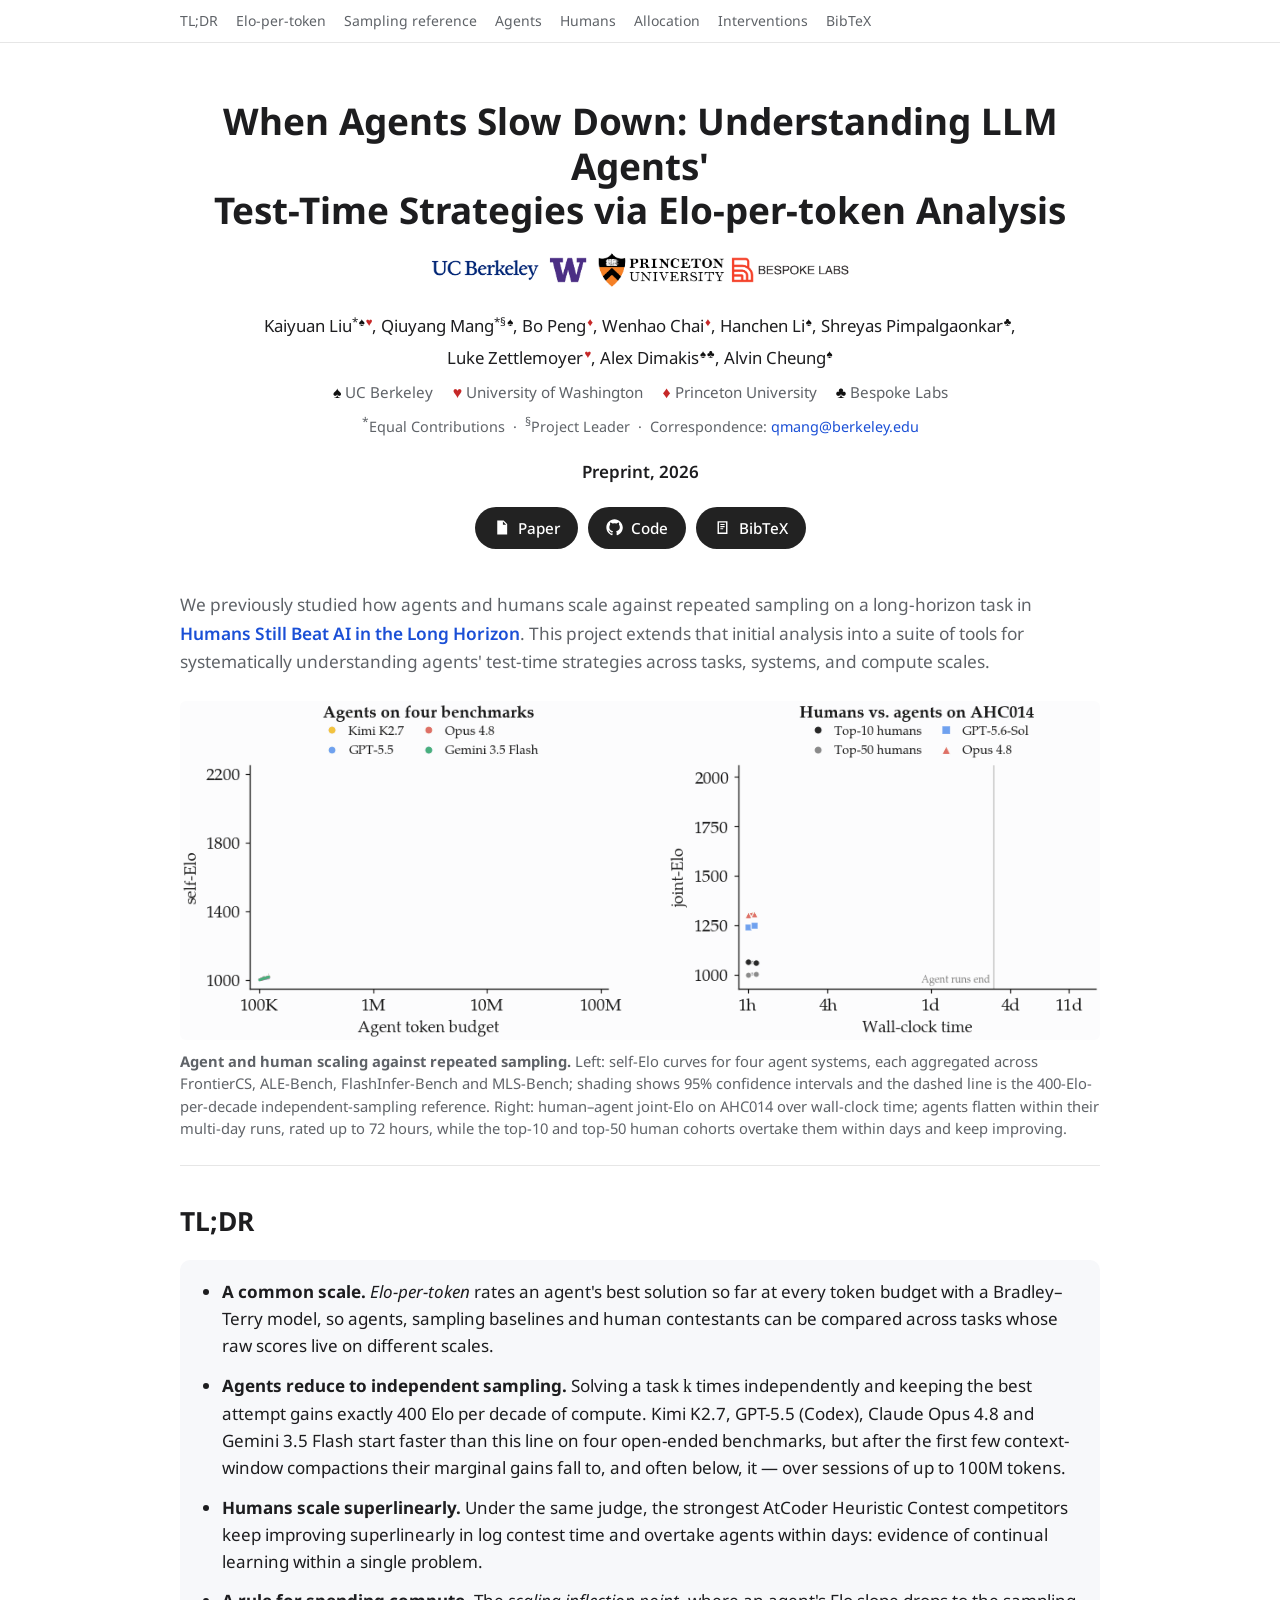
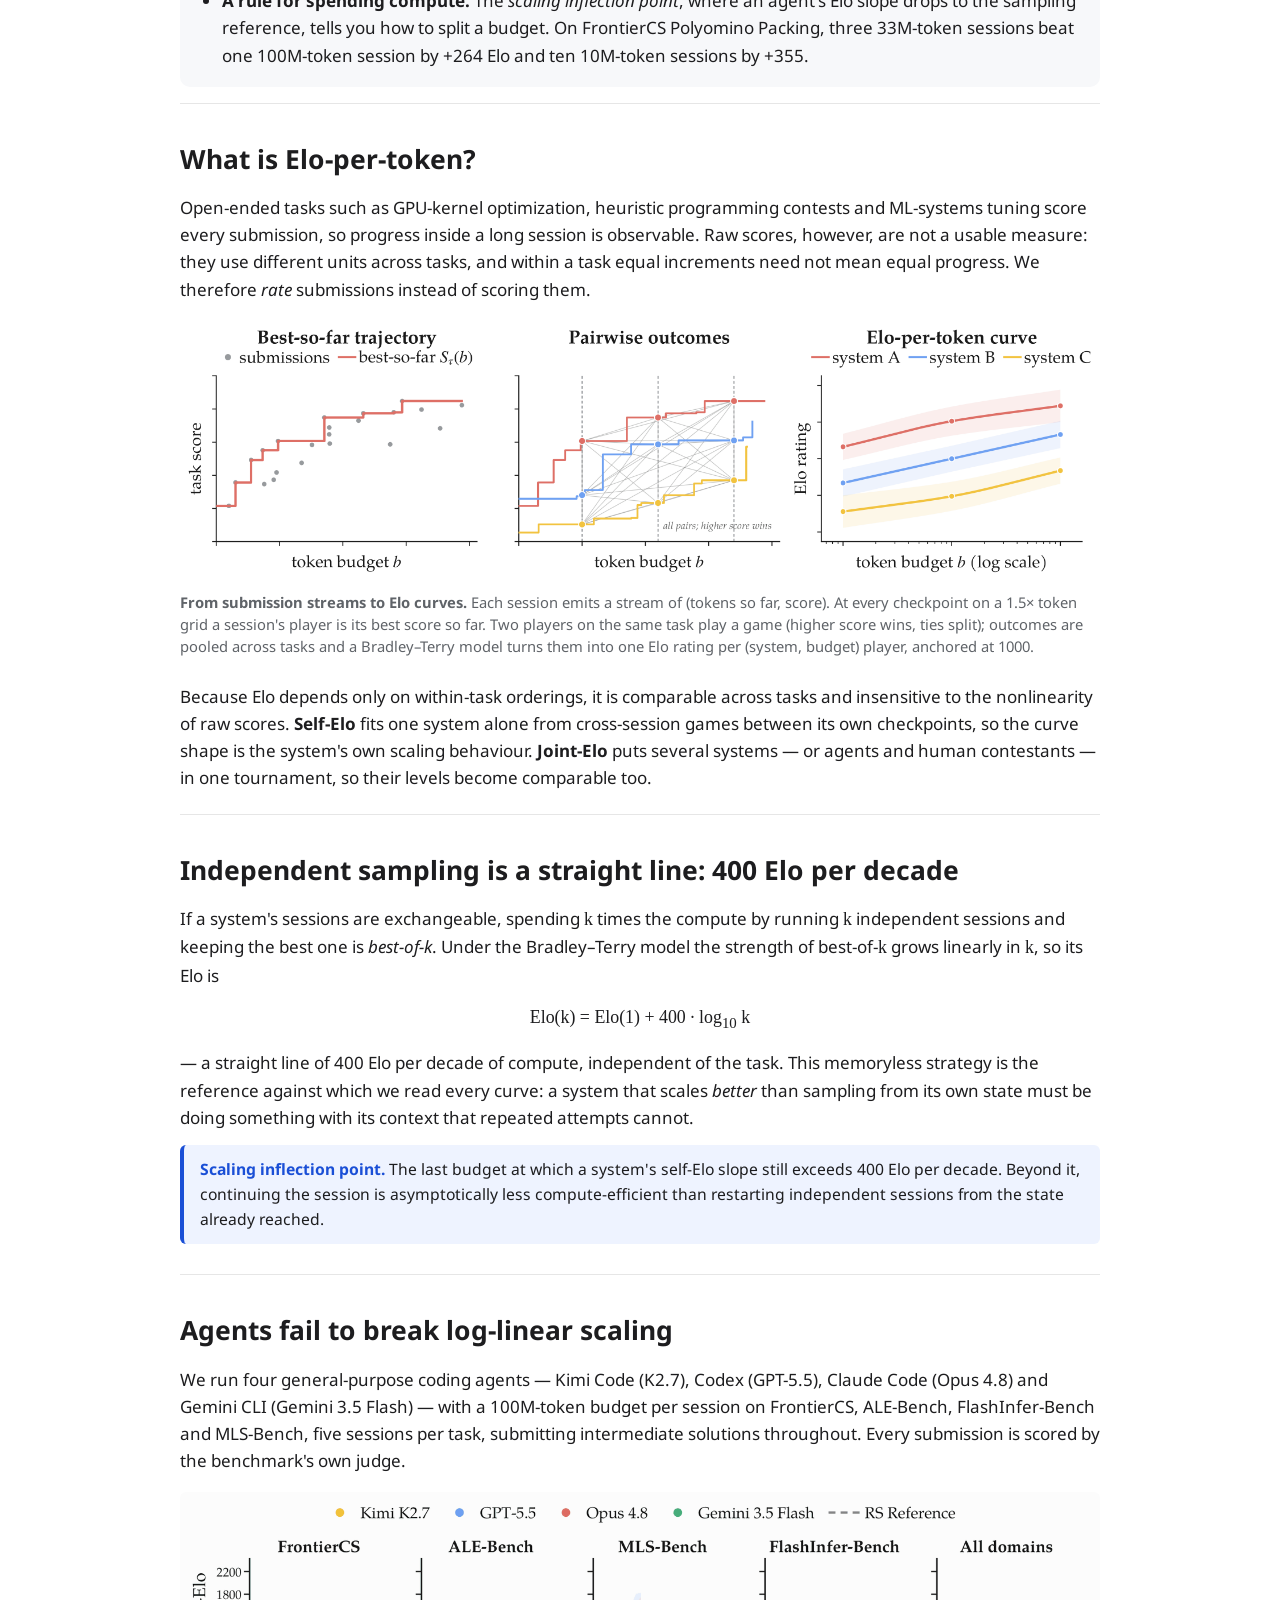
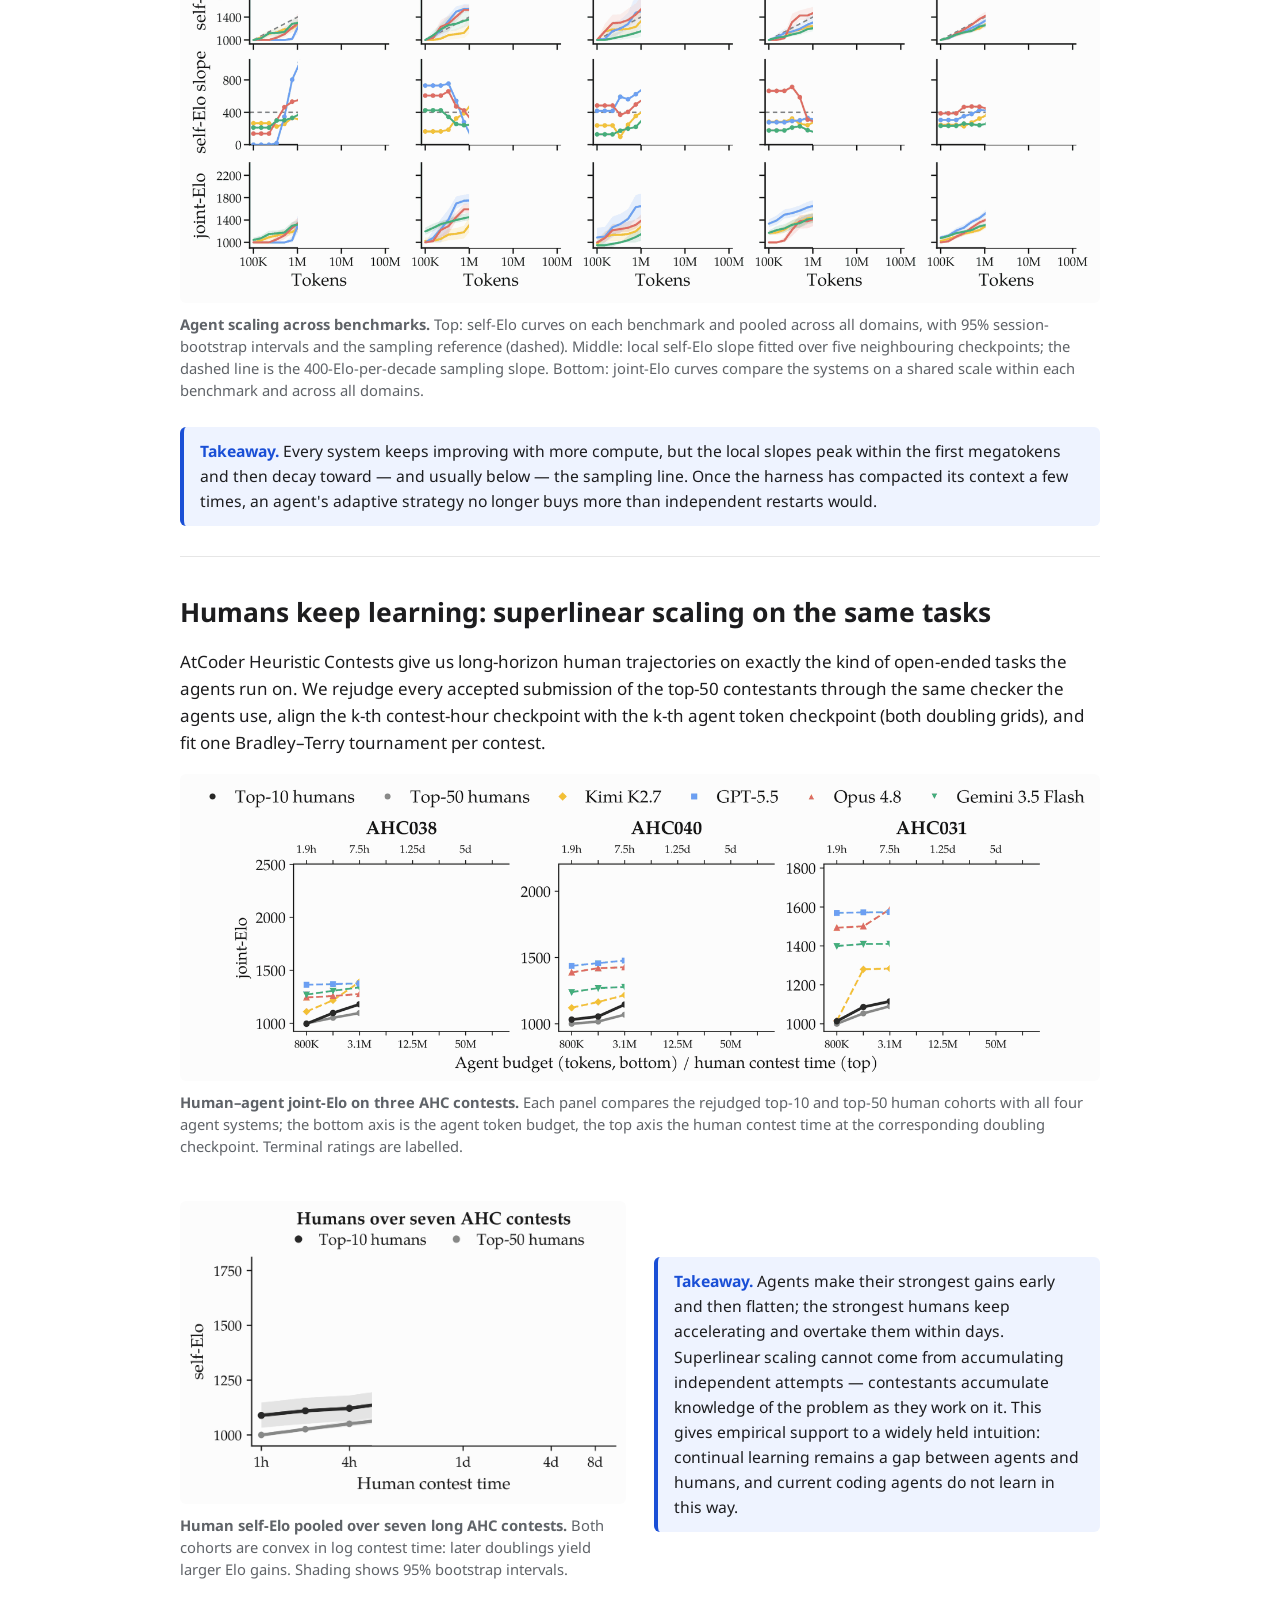
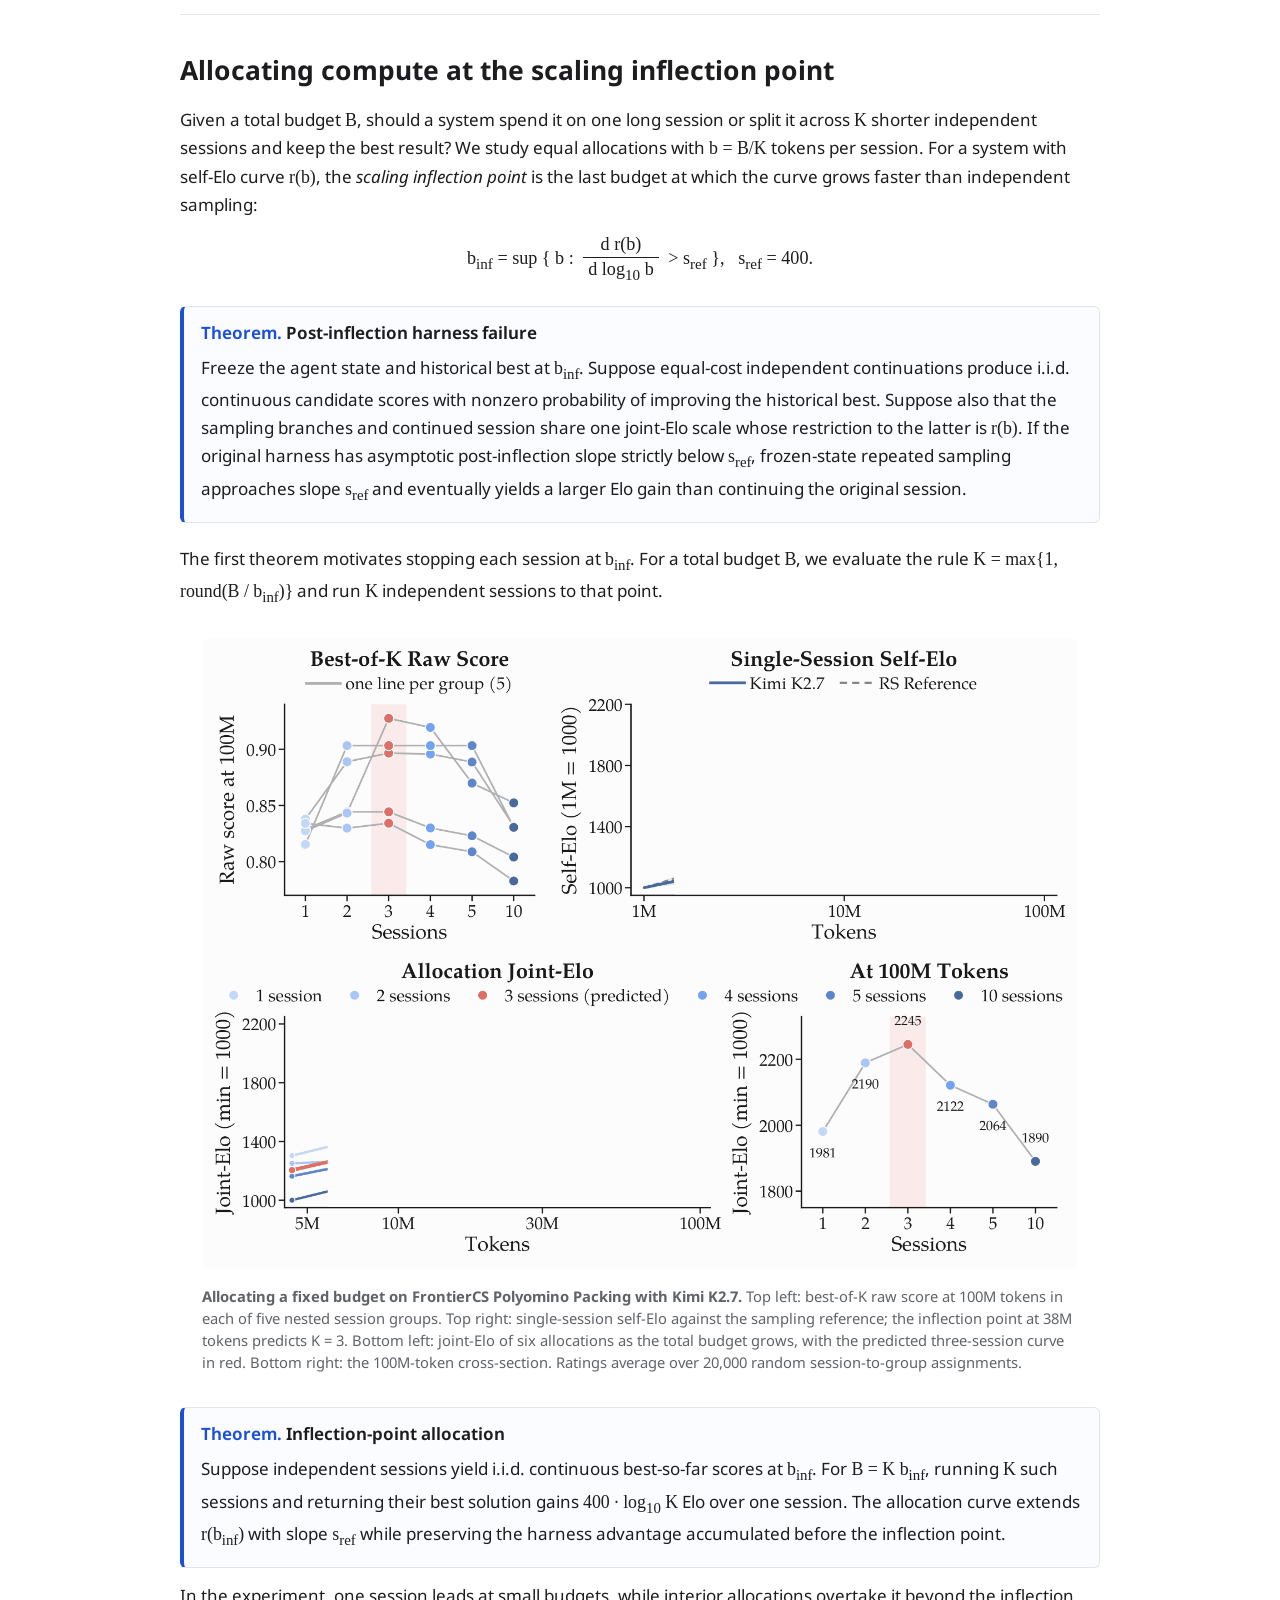
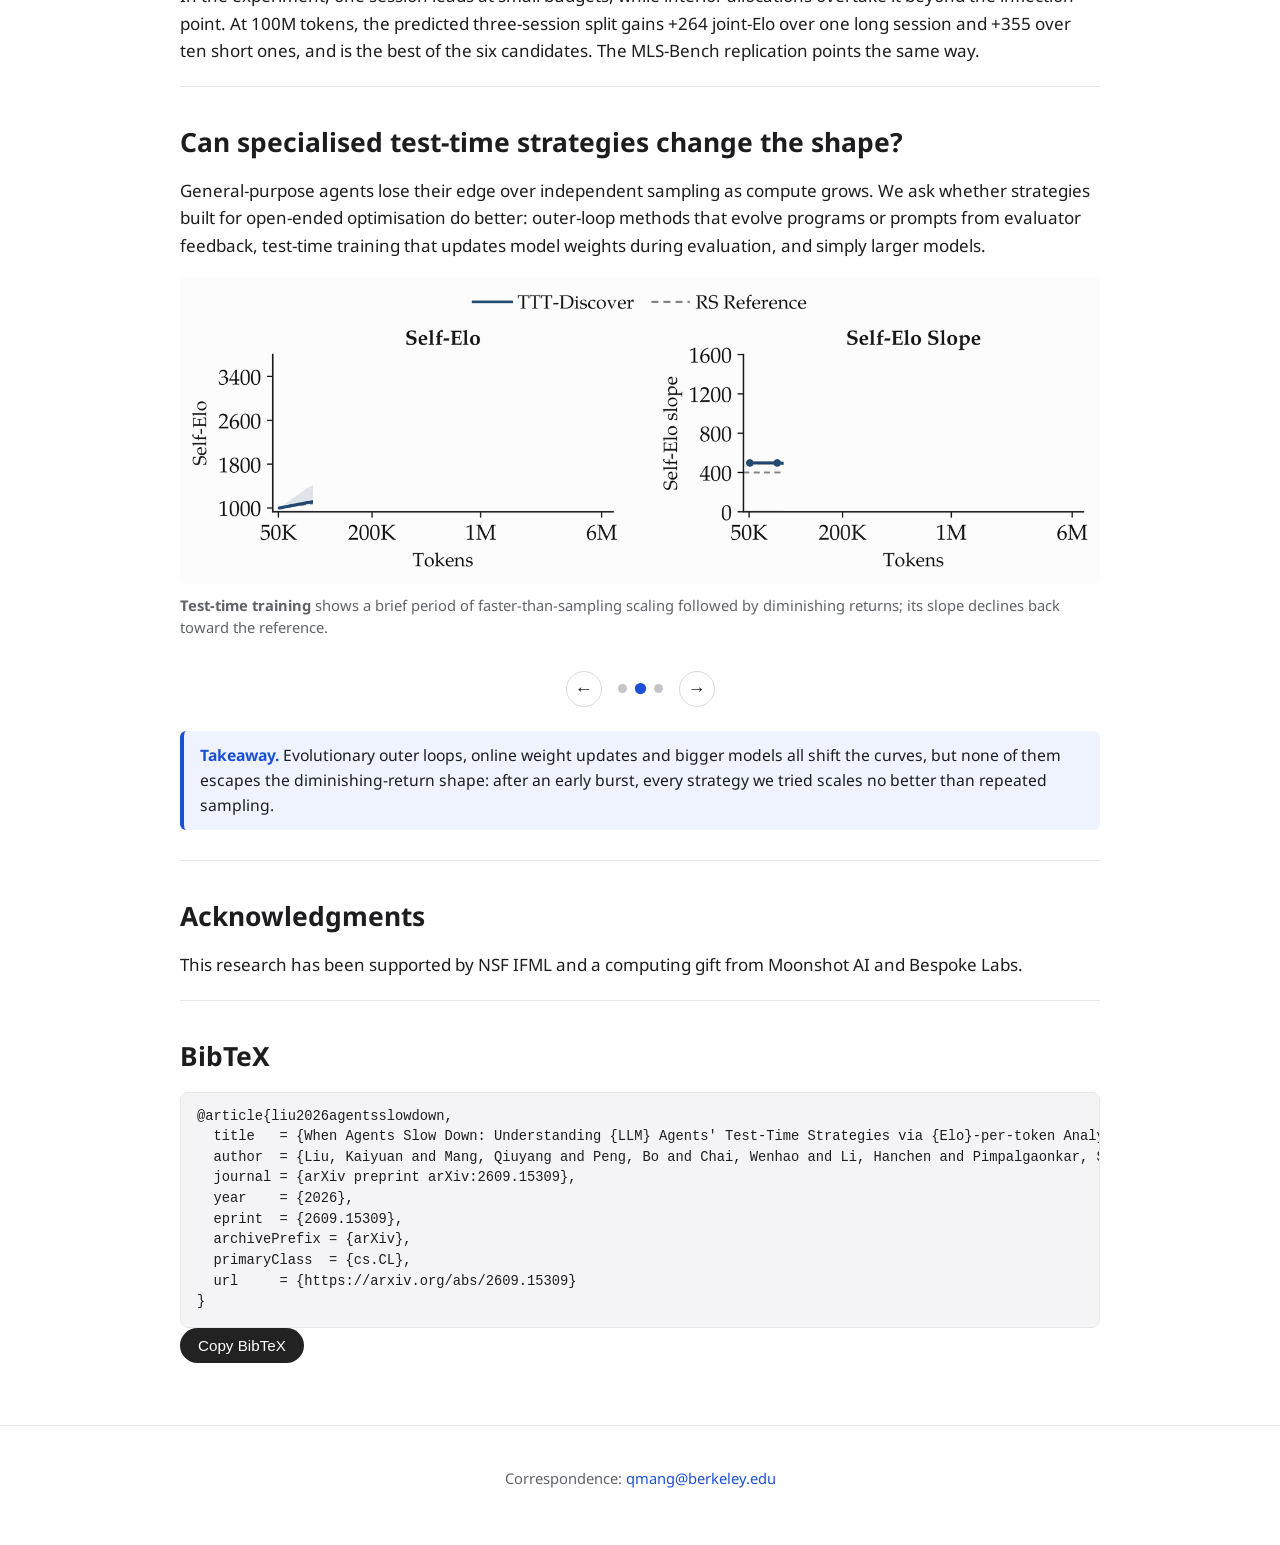
<file: index.html>
<!DOCTYPE html>
<html lang="en">
<head>
<meta charset="utf-8">
<meta name="viewport" content="width=device-width, initial-scale=1">
<title>When Agents Slow Down: Elo-per-token Analysis of LLM Agents' Test-Time Strategies</title>
<meta name="description" content="Elo-per-token analysis: how LLM agents, independent sampling, and human contestants scale with test-time compute on open-ended tasks.">
<link rel="preconnect" href="https://fonts.googleapis.com">
<link href="https://fonts.googleapis.com/css2?family=Google+Sans:wght@400;500;700&family=Noto+Sans:wght@400;500;700&display=swap" rel="stylesheet">
<link rel="stylesheet" href="./static/css/style.css">
</head>
<body>

<nav class="nav"><div class="inner">
  <a href="#tldr">TL;DR</a>
  <a href="#method">Elo-per-token</a>
  <a href="#reference">Sampling reference</a>
  <a href="#agents">Agents</a>
  <a href="#humans">Humans</a>
  <a href="#allocation">Allocation</a>
  <a href="#interventions">Interventions</a>
  <a href="#bibtex">BibTeX</a>
</div></nav>

<header class="hero wrap">
  <h1>When Agents Slow Down: Understanding LLM Agents'<br class="title-break"> Test-Time Strategies via Elo-per-token Analysis</h1>
  <img class="hero-logo-strip" src="./static/images/institution-strip.png" alt="UC Berkeley, University of Washington, Princeton University, Bespoke Labs">
  <p class="authors">
    <span class="author-entry">Kaiyuan Liu<sup>*<span class="suit suit-black">&spades;</span><span class="suit suit-red">&hearts;</span></sup>,</span>
    <span class="author-entry">Qiuyang Mang<sup>*&sect;<span class="suit suit-black">&spades;</span></sup>,</span>
    <span class="author-entry">Bo Peng<sup><span class="suit suit-red">&diams;</span></sup>,</span>
    <span class="author-entry">Wenhao Chai<sup><span class="suit suit-red">&diams;</span></sup>,</span>
    <span class="author-entry">Hanchen Li<sup><span class="suit suit-black">&spades;</span></sup>,</span>
    <span class="author-entry">Shreyas Pimpalgaonkar<sup><span class="suit suit-black">&clubs;</span></sup>,</span>
    <span class="author-entry">Luke Zettlemoyer<sup><span class="suit suit-red">&hearts;</span></sup>,</span>
    <span class="author-entry">Alex Dimakis<sup><span class="suit suit-black">&spades;</span><span class="suit suit-black">&clubs;</span></sup>,</span>
    <span class="author-entry">Alvin Cheung<sup><span class="suit suit-black">&spades;</span></sup></span>
  </p>
  <p class="affils">
    <span><span class="suit suit-black">&spades;</span> UC Berkeley</span>
    <span><span class="suit suit-red">&hearts;</span> University of Washington</span>
    <span><span class="suit suit-red">&diams;</span> Princeton University</span>
    <span><span class="suit suit-black">&clubs;</span> Bespoke Labs</span>
  </p>
  <p class="note"><sup>*</sup>Equal Contributions &nbsp;&middot;&nbsp; <sup>&sect;</sup>Project Leader &nbsp;&middot;&nbsp; Correspondence: <a href="mailto:qmang@berkeley.edu">qmang@berkeley.edu</a></p>
  <p class="venue">Preprint, 2026</p>
  <div class="btn-row">
    <a class="btn" href="https://arxiv.org/abs/2609.15309" target="_blank" rel="noopener" title="View paper on arXiv"><svg viewBox="0 0 24 24"><path d="M6 2h9l5 5v15H6zm8 1.5V8h4.5M8 12h8v1.5H8zm0 3h8v1.5H8z"/></svg>Paper</a>
    <a class="btn" href="https://github.com/agent-tts/Agent-TTS-Code" target="_blank" rel="noopener" title="Code on GitHub"><svg viewBox="0 0 24 24"><path d="M12 .5C5.7.5.5 5.7.5 12c0 5.1 3.3 9.4 7.9 10.9.6.1.8-.3.8-.6v-2.1c-3.2.7-3.9-1.4-3.9-1.4-.5-1.3-1.3-1.7-1.3-1.7-1-.7.1-.7.1-.7 1.2.1 1.8 1.2 1.8 1.2 1 1.8 2.7 1.3 3.4 1 .1-.8.4-1.3.7-1.6-2.6-.3-5.3-1.3-5.3-5.7 0-1.3.5-2.3 1.2-3.1-.1-.3-.5-1.5.1-3.1 0 0 1-.3 3.2 1.2a11 11 0 0 1 5.8 0c2.2-1.5 3.2-1.2 3.2-1.2.6 1.6.2 2.8.1 3.1.8.8 1.2 1.8 1.2 3.1 0 4.4-2.7 5.4-5.3 5.7.4.4.8 1.1.8 2.2v3.2c0 .3.2.7.8.6 4.6-1.5 7.9-5.8 7.9-10.9C23.5 5.7 18.3.5 12 .5z"/></svg>Code</a>
    <a class="btn" href="#bibtex"><svg viewBox="0 0 24 24"><path d="M5 3h14v18H5zm2 2v14h10V5zm2 2h6v1.5H9zm0 3h6v1.5H9zm0 3h4v1.5H9z"/></svg>BibTeX</a>
  </div>
</header>

<main class="wrap">

<p class="project-context">We previously studied how agents and humans scale against repeated sampling on a long-horizon task in <a href="https://joyemang33.github.io/blog/2026/humans-dont-just-sample/" target="_blank" rel="noopener">Humans Still Beat AI in the Long Horizon</a>. This project extends that initial analysis into a suite of tools for systematically understanding agents' test-time strategies across tasks, systems, and compute scales.</p>

<figure class="teaser-figure">
  <img class="animated-chart animated-teaser" src="./static/images/main-figure.gif" data-static-src="./static/images/main-figure.png" alt="Animated chart. Left: self-Elo curves of four agent systems growing with token budget against the 400-Elo-per-decade sampling reference. Right: human versus agent joint-Elo growing over wall-clock time on AHC014.">
  <figcaption><b>Agent and human scaling against repeated sampling.</b> Left: self-Elo curves for four agent systems, each aggregated across FrontierCS, ALE-Bench, FlashInfer-Bench and MLS-Bench; shading shows 95% confidence intervals and the dashed line is the 400-Elo-per-decade independent-sampling reference. Right: human&ndash;agent joint-Elo on AHC014 over wall-clock time; agents flatten within their multi-day runs, rated up to 72 hours, while the top-10 and top-50 human cohorts overtake them within days and keep improving.</figcaption>
</figure>

<section class="section" id="tldr">
  <h2>TL;DR</h2>
  <div class="tldr"><ul>
    <li><b>A common scale.</b> <em>Elo-per-token</em> rates an agent's best solution so far at every token budget with a Bradley&ndash;Terry model, so agents, sampling baselines and human contestants can be compared across tasks whose raw scores live on different scales.</li>
    <li><b>Agents reduce to independent sampling.</b> Solving a task <span class="eq">k</span> times independently and keeping the best attempt gains exactly 400 Elo per decade of compute. Kimi K2.7, GPT-5.5 (Codex), Claude Opus 4.8 and Gemini 3.5 Flash start faster than this line on four open-ended benchmarks, but after the first few context-window compactions their marginal gains fall to, and often below, it &mdash; over sessions of up to 100M tokens.</li>
    <li><b>Humans scale superlinearly.</b> Under the same judge, the strongest AtCoder Heuristic Contest competitors keep improving superlinearly in log contest time and overtake agents within days: evidence of continual learning within a single problem.</li>
    <li><b>A rule for spending compute.</b> The <em>scaling inflection point</em>, where an agent's Elo slope drops to the sampling reference, tells you how to split a budget. On FrontierCS Polyomino Packing, three 33M-token sessions beat one 100M-token session by +264 Elo and ten 10M-token sessions by +355.</li>
  </ul></div>
</section>

<section class="section" id="method">
  <h2>What is Elo-per-token?</h2>
  <p>Open-ended tasks such as GPU-kernel optimization, heuristic programming contests and ML-systems tuning score every submission, so progress inside a long session is observable. Raw scores, however, are not a usable measure: they use different units across tasks, and within a task equal increments need not mean equal progress. We therefore <em>rate</em> submissions instead of scoring them.</p>
  <figure>
    <img src="./static/images/fig_method.png" alt="Method overview: per-session best-so-far score at each token checkpoint, pairwise games within a task, and a Bradley-Terry fit producing an Elo curve.">
    <figcaption><b>From submission streams to Elo curves.</b> Each session emits a stream of (tokens so far, score). At every checkpoint on a 1.5&times; token grid a session's player is its best score so far. Two players on the same task play a game (higher score wins, ties split); outcomes are pooled across tasks and a Bradley&ndash;Terry model turns them into one Elo rating per (system, budget) player, anchored at 1000.</figcaption>
  </figure>
  <p>Because Elo depends only on within-task orderings, it is comparable across tasks and insensitive to the nonlinearity of raw scores. <b>Self-Elo</b> fits one system alone from cross-session games between its own checkpoints, so the curve shape is the system's own scaling behaviour. <b>Joint-Elo</b> puts several systems &mdash; or agents and human contestants &mdash; in one tournament, so their levels become comparable too.</p>
</section>

<section class="section" id="reference">
  <h2>Independent sampling is a straight line: 400 Elo per decade</h2>
  <p>If a system's sessions are exchangeable, spending <span class="eq">k</span> times the compute by running <span class="eq">k</span> independent sessions and keeping the best one is <em>best-of-k</em>. Under the Bradley&ndash;Terry model the strength of best-of-<span class="eq">k</span> grows linearly in <span class="eq">k</span>, so its Elo is</p>
  <p style="text-align:center"><span class="eq">Elo(k) = Elo(1) + 400 &middot; log<sub>10</sub> k</span></p>
  <p>&mdash; a straight line of 400 Elo per decade of compute, independent of the task. This memoryless strategy is the reference against which we read every curve: a system that scales <em>better</em> than sampling from its own state must be doing something with its context that repeated attempts cannot.</p>
  <div class="takeaway"><b>Scaling inflection point.</b> The last budget at which a system's self-Elo slope still exceeds 400 Elo per decade. Beyond it, continuing the session is asymptotically less compute-efficient than restarting independent sessions from the state already reached.</div>
</section>

<section class="section" id="agents">
  <h2>Agents fail to break log-linear scaling</h2>
  <p>We run four general-purpose coding agents &mdash; Kimi Code (K2.7), Codex (GPT-5.5), Claude Code (Opus 4.8) and Gemini CLI (Gemini 3.5 Flash) &mdash; with a 100M-token budget per session on FrontierCS, ALE-Bench, FlashInfer-Bench and MLS-Bench, five sessions per task, submitting intermediate solutions throughout. Every submission is scored by the benchmark's own judge.</p>
  <figure>
    <img class="animated-chart" src="./static/images/main_results_15panel.gif" data-static-src="./static/images/main_results_15panel.png" loading="lazy" alt="Animated fifteen-panel figure: self-Elo per benchmark and pooled (top), local self-Elo slope (middle), and joint-Elo across systems (bottom) grow together with token budget.">
    <figcaption><b>Agent scaling across benchmarks.</b> Top: self-Elo curves on each benchmark and pooled across all domains, with 95% session-bootstrap intervals and the sampling reference (dashed). Middle: local self-Elo slope fitted over five neighbouring checkpoints; the dashed line is the 400-Elo-per-decade sampling slope. Bottom: joint-Elo curves compare the systems on a shared scale within each benchmark and across all domains.</figcaption>
  </figure>
  <div class="takeaway"><b>Takeaway.</b> Every system keeps improving with more compute, but the local slopes peak within the first megatokens and then decay toward &mdash; and usually below &mdash; the sampling line. Once the harness has compacted its context a few times, an agent's adaptive strategy no longer buys more than independent restarts would.</div>
</section>

<section class="section" id="humans">
  <h2>Humans keep learning: superlinear scaling on the same tasks</h2>
  <p>AtCoder Heuristic Contests give us long-horizon human trajectories on exactly the kind of open-ended tasks the agents run on. We rejudge every accepted submission of the top-50 contestants through the same checker the agents use, align the k-th contest-hour checkpoint with the k-th agent token checkpoint (both doubling grids), and fit one Bradley&ndash;Terry tournament per contest.</p>
  <figure>
    <img class="animated-chart" src="./static/images/ale_joint.gif" data-static-src="./static/images/ale_joint.png" loading="lazy" alt="Animated three-panel chart (AHC038, AHC040, AHC031): joint-Elo curves of top-10 and top-50 human cohorts and four agents growing over aligned doubling checkpoints.">
    <figcaption><b>Human&ndash;agent joint-Elo on three AHC contests.</b> Each panel compares the rejudged top-10 and top-50 human cohorts with all four agent systems; the bottom axis is the agent token budget, the top axis the human contest time at the corresponding doubling checkpoint. Terminal ratings are labelled.</figcaption>
  </figure>
  <div class="grid2">
    <figure>
      <img class="animated-chart" src="./static/images/human_ahc_pooled.gif" data-static-src="./static/images/human_ahc_pooled.png" loading="lazy" alt="Animated human self-Elo pooled over seven AHC contests; the top-10 and top-50 curves grow from 1 hour to 8 days and are convex in log contest time.">
      <figcaption><b>Human self-Elo pooled over seven long AHC contests.</b> Both cohorts are convex in log contest time: later doublings yield larger Elo gains. Shading shows 95% bootstrap intervals.</figcaption>
    </figure>
    <div>
      <div class="takeaway"><b>Takeaway.</b> Agents make their strongest gains early and then flatten; the strongest humans keep accelerating and overtake them within days. Superlinear scaling cannot come from accumulating independent attempts &mdash; contestants accumulate knowledge of the problem as they work on it. This gives empirical support to a widely held intuition: continual learning remains a gap between agents and humans, and current coding agents do not learn in this way.</div>
    </div>
  </div>
</section>

<section class="section" id="allocation">
  <h2>Allocating compute at the scaling inflection point</h2>
  <p>Given a total budget <span class="eq">B</span>, should a system spend it on one long session or split it across <span class="eq">K</span> shorter independent sessions and keep the best result? We study equal allocations with <span class="eq">b = B/K</span> tokens per session. For a system with self-Elo curve <span class="eq">r(b)</span>, the <em>scaling inflection point</em> is the last budget at which the curve grows faster than independent sampling:</p>
  <div class="inflection-equation" aria-label="b inf equals the supremum of budgets where the derivative of r of b with respect to log base ten b exceeds s ref; s ref equals 400">
    <span class="eq">b<sub>inf</sub> = sup { b :</span>
    <span class="eq eq-fraction"><span>d r(b)</span><span>d log<sub>10</sub> b</span></span>
    <span class="eq">&gt; s<sub>ref</sub> }, &nbsp; s<sub>ref</sub> = 400.</span>
  </div>
  <div class="theorem-grid">
    <article class="theorem-block">
      <p class="theorem-title"><span>Theorem.</span> Post-inflection harness failure</p>
      <p>Freeze the agent state and historical best at <span class="eq">b<sub>inf</sub></span>. Suppose equal-cost independent continuations produce i.i.d. continuous candidate scores with nonzero probability of improving the historical best. Suppose also that the sampling branches and continued session share one joint-Elo scale whose restriction to the latter is <span class="eq">r(b)</span>. If the original harness has asymptotic post-inflection slope strictly below <span class="eq">s<sub>ref</sub></span>, frozen-state repeated sampling approaches slope <span class="eq">s<sub>ref</sub></span> and eventually yields a larger Elo gain than continuing the original session.</p>
    </article>
  </div>
  <p>The first theorem motivates stopping each session at <span class="eq">b<sub>inf</sub></span>. For a total budget <span class="eq">B</span>, we evaluate the rule <span class="eq">K = max{1, round(B / b<sub>inf</sub>)}</span> and run <span class="eq">K</span> independent sessions to that point.</p>
  <figure class="allocation-figure">
    <img class="animated-chart" src="./static/images/allocation_main.gif" data-static-src="./static/images/allocation_main.png" loading="lazy" alt="Animated four-panel allocation figure: the single-session self-Elo panel and allocation joint-Elo panel grow with token budget, alongside static best-of-K and 100M-token summaries.">
    <figcaption><b>Allocating a fixed budget on FrontierCS Polyomino Packing with Kimi K2.7.</b> Top left: best-of-K raw score at 100M tokens in each of five nested session groups. Top right: single-session self-Elo against the sampling reference; the inflection point at 38M tokens predicts K = 3. Bottom left: joint-Elo of six allocations as the total budget grows, with the predicted three-session curve in red. Bottom right: the 100M-token cross-section. Ratings average over 20,000 random session-to-group assignments.</figcaption>
  </figure>
  <article class="theorem-block post-figure-theorem">
    <p class="theorem-title"><span>Theorem.</span> Inflection-point allocation</p>
    <p>Suppose independent sessions yield i.i.d. continuous best-so-far scores at <span class="eq">b<sub>inf</sub></span>. For <span class="eq">B = K b<sub>inf</sub></span>, running <span class="eq">K</span> such sessions and returning their best solution gains <span class="eq">400 &middot; log<sub>10</sub> K</span> Elo over one session. The allocation curve extends <span class="eq">r(b<sub>inf</sub>)</span> with slope <span class="eq">s<sub>ref</sub></span> while preserving the harness advantage accumulated before the inflection point.</p>
  </article>
  <p>In the experiment, one session leads at small budgets, while interior allocations overtake it beyond the inflection point. At 100M tokens, the predicted three-session split gains +264 joint-Elo over one long session and +355 over ten short ones, and is the best of the six candidates. The MLS-Bench replication points the same way.</p>
</section>

<section class="section" id="interventions">
  <h2>Can specialised test-time strategies change the shape?</h2>
  <p>General-purpose agents lose their edge over independent sampling as compute grows. We ask whether strategies built for open-ended optimisation do better: outer-loop methods that evolve programs or prompts from evaluator feedback, test-time training that updates model weights during evaluation, and simply larger models.</p>
  <div class="strategy-carousel" data-carousel aria-label="Specialised test-time strategy results" aria-roledescription="carousel" tabindex="0">
    <div class="carousel-stage" aria-live="polite">
      <figure class="carousel-slide is-active" data-carousel-slide>
        <div class="carousel-media">
          <img class="animated-chart" src="./static/images/optmethods_p0_elo_panels.gif" data-static-src="./static/images/optmethods_p0_elo_panels.png" loading="lazy" alt="Animated figure. Left: self-Elo of AdaEvolve and GEPA versus the Kimi Code reference on uncached tokens. Right: joint-Elo fit.">
        </div>
        <figcaption><b>Test-time evolving (AdaEvolve, GEPA) on Polyomino Packing, measured in uncached tokens.</b> Left: self-Elo curves for the two evolutionary methods with Kimi Code as the agent reference; neither sustains superlinear scaling. Right: a joint-Elo fit; the evolving methods gain an early advantage that diminishes with compute.</figcaption>
      </figure>
      <figure class="carousel-slide" data-carousel-slide aria-hidden="true">
        <div class="carousel-media">
          <img class="animated-chart" src="./static/images/ttt_p0_selfelo.gif" data-static-src="./static/images/ttt_p0_selfelo.png" loading="lazy" alt="Animated test-time training self-Elo and local slope on Polyomino Packing in generated tokens.">
        </div>
        <figcaption><b>Test-time training</b> shows a brief period of faster-than-sampling scaling followed by diminishing returns; its slope declines back toward the reference.</figcaption>
      </figure>
      <figure class="carousel-slide" data-carousel-slide aria-hidden="true">
        <div class="carousel-media">
          <img class="animated-chart" src="./static/images/qwen_size_scaling.gif" data-static-src="./static/images/qwen_size_scaling.png" loading="lazy" alt="Animated Qwen3.5 model-size scaling on Polyomino Packing at 50M tokens: joint-Elo (left) and per-model self-Elo (right).">
        </div>
        <figcaption><b>Model size</b> (Qwen3.5 family, terminus-2 harness, 50M tokens, five trials per model). Left: one tournament over all (model, checkpoint) players, so levels are comparable. Right: one fit per model anchored at 1000, so only shapes are comparable.</figcaption>
      </figure>
    </div>
    <div class="carousel-controls">
      <button class="carousel-arrow" type="button" data-carousel-prev aria-label="Show previous strategy" title="Previous strategy">&#8592;</button>
      <div class="carousel-dots" role="group" aria-label="Choose a strategy figure">
        <button class="carousel-dot is-active" type="button" data-carousel-dot="0" aria-label="Show test-time evolving" aria-pressed="true" title="Test-time evolving"></button>
        <button class="carousel-dot" type="button" data-carousel-dot="1" aria-label="Show test-time training" aria-pressed="false" title="Test-time training"></button>
        <button class="carousel-dot" type="button" data-carousel-dot="2" aria-label="Show model-size scaling" aria-pressed="false" title="Model-size scaling"></button>
      </div>
      <button class="carousel-arrow" type="button" data-carousel-next aria-label="Show next strategy" title="Next strategy">&#8594;</button>
    </div>
  </div>
  <div class="takeaway"><b>Takeaway.</b> Evolutionary outer loops, online weight updates and bigger models all shift the curves, but none of them escapes the diminishing-return shape: after an early burst, every strategy we tried scales no better than repeated sampling.</div>
</section>

<section class="section" id="acknowledgments">
  <h2>Acknowledgments</h2>
  <p>This research has been supported by NSF IFML and a computing gift from Moonshot AI and Bespoke Labs.</p>
</section>

<section class="section" id="bibtex">
  <h2>BibTeX</h2>
  <div class="bibtex"><pre id="bibtex-src">@article{liu2026agentsslowdown,
  title   = {When Agents Slow Down: Understanding {LLM} Agents' Test-Time Strategies via {Elo}-per-token Analysis},
  author  = {Liu, Kaiyuan and Mang, Qiuyang and Peng, Bo and Chai, Wenhao and Li, Hanchen and Pimpalgaonkar, Shreyas and Zettlemoyer, Luke and Dimakis, Alex and Cheung, Alvin},
  journal = {arXiv preprint arXiv:2609.15309},
  year    = {2026},
  eprint  = {2609.15309},
  archivePrefix = {arXiv},
  primaryClass  = {cs.CL},
  url     = {https://arxiv.org/abs/2609.15309}
}</pre></div>
  <p class="copy"><button class="btn" onclick="navigator.clipboard.writeText(document.getElementById('bibtex-src').innerText)">Copy BibTeX</button></p>
</section>

</main>

<footer>
  <div class="wrap">
    <p>Correspondence: <a href="mailto:qmang@berkeley.edu">qmang@berkeley.edu</a></p>
  </div>
</footer>

<script>
document.querySelectorAll('[data-carousel]').forEach((carousel) => {
  const slides = [...carousel.querySelectorAll('[data-carousel-slide]')];
  const dots = [...carousel.querySelectorAll('[data-carousel-dot]')];
  const reducedMotion = window.matchMedia('(prefers-reduced-motion: reduce)');
  let active = 0;
  let timer;

  const show = (index) => {
    active = (index + slides.length) % slides.length;
    slides.forEach((slide, i) => {
      const selected = i === active;
      slide.classList.toggle('is-active', selected);
      slide.setAttribute('aria-hidden', String(!selected));
      const image = slide.querySelector('.animated-chart');
      if (selected && image && !reducedMotion.matches) {
        const source = image.dataset.animatedSrc || image.src;
        image.dataset.animatedSrc = source;
        image.src = '';
        window.requestAnimationFrame(() => { image.src = source; });
      }
    });
    dots.forEach((dot, i) => {
      const selected = i === active;
      dot.classList.toggle('is-active', selected);
      dot.setAttribute('aria-pressed', String(selected));
    });
  };

  const stop = () => window.clearInterval(timer);
  const start = () => {
    stop();
    if (!reducedMotion.matches) timer = window.setInterval(() => show(active + 1), 4500);
  };

  carousel.querySelector('[data-carousel-prev]').addEventListener('click', () => { show(active - 1); start(); });
  carousel.querySelector('[data-carousel-next]').addEventListener('click', () => { show(active + 1); start(); });
  dots.forEach((dot, i) => dot.addEventListener('click', () => { show(i); start(); }));
  carousel.addEventListener('mouseenter', stop);
  carousel.addEventListener('mouseleave', start);
  carousel.addEventListener('focusin', stop);
  carousel.addEventListener('focusout', start);
  carousel.addEventListener('keydown', (event) => {
    if (event.key === 'ArrowLeft') show(active - 1);
    if (event.key === 'ArrowRight') show(active + 1);
  });
  reducedMotion.addEventListener('change', start);
  start();
});

if (window.matchMedia('(prefers-reduced-motion: reduce)').matches) {
  document.querySelectorAll('.animated-chart').forEach((image) => {
    image.src = image.dataset.staticSrc;
  });
}
</script>
</body>
</html>
</file>
<file: static/css/style.css>
:root{--ink:#1d1d1f;--muted:#5f6368;--line:#e6e6e6;--accent:#1a4fd6;--accent-soft:#eef3ff;--bg:#ffffff;--card:#f7f8fa;--maxw:960px}
*{box-sizing:border-box}
html{scroll-behavior:smooth}
body{margin:0;font-family:"Google Sans","Noto Sans",-apple-system,"Segoe UI",Helvetica,Arial,sans-serif;color:var(--ink);background:var(--bg);line-height:1.6;font-size:17px}
a{color:var(--accent);text-decoration:none}
a:hover{text-decoration:underline}
.nav{position:sticky;top:0;z-index:10;background:rgba(255,255,255,.94);backdrop-filter:blur(6px);border-bottom:1px solid var(--line)}
.nav .inner{max-width:var(--maxw);margin:0 auto;padding:10px 20px;display:flex;flex-wrap:wrap;gap:6px 18px;font-size:14px}
.nav a{color:var(--muted)}
.nav a:hover{color:var(--ink);text-decoration:none}
.wrap{max-width:var(--maxw);margin:0 auto;padding:0 20px}
.hero{text-align:center;padding:56px 0 24px}
.hero h1{font-size:2.3rem;line-height:1.2;margin:0 0 18px;font-weight:700;letter-spacing:0}
.title-break{display:none}
@media (min-width:1000px){.title-break{display:block}}
.hero-logo-strip{display:block;width:min(420px,84%);height:auto;margin:0 auto 20px}
.hero .subtitle{font-size:1.05rem;color:var(--muted);margin:0 0 22px}
.authors{font-size:1.05rem;line-height:1.9;margin:0 auto 6px;max-width:860px}
.author-entry{display:inline-block;white-space:nowrap}
.authors sup{font-size:.68em;color:var(--ink);white-space:nowrap}
.suit{display:inline-block;font-family:Georgia,"Times New Roman",serif;font-weight:700;margin-left:.08em}
.suit-black{color:#111}
.suit-red{color:#c62828}
.affils{color:var(--muted);font-size:.95rem;margin:0 auto 6px;display:flex;flex-wrap:wrap;justify-content:center;gap:2px 18px}
.affils .suit{font-size:1.05em}
.note{color:var(--muted);font-size:.9rem;margin:0 0 20px}
.venue{font-weight:600;margin:0 0 22px}
.btn-row{display:flex;flex-wrap:wrap;justify-content:center;gap:10px;margin:0 0 10px}
.btn{display:inline-flex;align-items:center;gap:8px;background:#222;color:#fff;border-radius:999px;padding:9px 18px;font-size:.95rem;font-weight:500;border:0;cursor:pointer}
.btn:hover{background:#000;text-decoration:none}
.btn.soon{background:#9a9a9a;cursor:default}
.btn svg{width:17px;height:17px;fill:currentColor}
.project-context{font-size:1.08rem;line-height:1.65;color:var(--muted);margin:8px 0 24px}
.project-context a{font-weight:600}
.section{padding:34px 0 8px;border-top:1px solid var(--line);scroll-margin-top:84px}
.section h2{font-size:1.65rem;margin:0 0 14px;letter-spacing:0}
.section h3{font-size:1.2rem;margin:26px 0 8px}
.section p{margin:0 0 14px}
figure{margin:18px 0 26px}
figure img{width:100%;height:auto;display:block;border-radius:6px}
figcaption{font-size:.92rem;color:var(--muted);margin-top:10px;line-height:1.5}
.teaser-figure img{background:#fff}
.strategy-carousel{margin:18px 0 24px;outline:none}
.carousel-stage{display:grid}
.carousel-slide{grid-area:1/1;margin:0;opacity:0;visibility:hidden;pointer-events:none;transition:opacity .35s ease}
.carousel-slide.is-active{opacity:1;visibility:visible;pointer-events:auto}
.carousel-media{width:100%;aspect-ratio:2007/671;display:grid;place-items:center;background:#fff;overflow:hidden}
.carousel-media img{width:100%;height:100%;object-fit:contain}
.carousel-slide figcaption{min-height:4.5em}
.carousel-controls{display:flex;align-items:center;justify-content:center;gap:16px;margin-top:10px}
.carousel-arrow{width:36px;height:36px;border:1px solid #d5d8dc;border-radius:50%;background:#fff;color:var(--ink);font-size:18px;line-height:1;cursor:pointer;display:grid;place-items:center}
.carousel-arrow:hover,.carousel-arrow:focus-visible{border-color:var(--accent);color:var(--accent);outline:none}
.carousel-dots{display:flex;align-items:center;gap:9px}
.carousel-dot{width:9px;height:9px;padding:0;border:0;border-radius:50%;background:#c2c5ca;cursor:pointer}
.carousel-dot.is-active{background:var(--accent);transform:scale(1.25)}
.carousel-dot:focus-visible{outline:2px solid var(--accent);outline-offset:3px}
.takeaway{background:var(--accent-soft);border-left:4px solid var(--accent);padding:12px 16px;border-radius:6px;margin:14px 0 22px;font-size:.98rem}
.takeaway b{color:var(--accent)}
.tldr{background:var(--card);border-radius:10px;padding:18px 22px 6px;margin:18px 0 8px}
.tldr ul{margin:0;padding-left:20px}
.tldr li{margin:0 0 12px}
.grid2{display:grid;grid-template-columns:1fr 1fr;gap:28px;align-items:center}
.grid2>div .takeaway{margin:0}
.inflection-equation{text-align:center;margin:16px 0 22px;font-size:1.08rem}
.eq-fraction{display:inline-grid;grid-template-rows:auto auto;vertical-align:middle;text-align:center;line-height:1.15;margin:0 .3em}
.eq-fraction>span:first-child{border-bottom:1px solid currentColor;padding:0 .28em .08em}
.eq-fraction>span:last-child{padding:.08em .28em 0}
.theorem-grid{display:grid;grid-template-columns:1fr;gap:14px;margin:0 0 22px}
.theorem-block{border:1px solid #dfe4ee;border-left:4px solid var(--accent);border-radius:6px;background:#fbfcff;padding:15px 17px}
.theorem-block p{margin:0}
.theorem-title{font-weight:650;line-height:1.35;margin-bottom:9px!important}
.theorem-title span{color:var(--accent)}
.post-figure-theorem{margin:0 0 14px}
.allocation-figure{margin:28px 0 34px}
.allocation-figure img{width:calc(100% - 44px);margin:18px auto 16px}
.allocation-figure figcaption{margin-left:22px;margin-right:22px}
@media (max-width:760px){.grid2{grid-template-columns:1fr;gap:8px;align-items:start}.grid2>div .takeaway{margin:0 0 22px}.inflection-equation{font-size:.92rem;white-space:nowrap}.theorem-grid{grid-template-columns:1fr}.allocation-figure{margin:24px 0 30px}.allocation-figure img{width:calc(100% - 16px);margin:10px auto 14px}.allocation-figure figcaption{margin-left:8px;margin-right:8px}.hero h1{font-size:1.75rem}.carousel-slide figcaption{min-height:7.5em}}
@media (prefers-reduced-motion:reduce){html{scroll-behavior:auto}.carousel-slide{transition:none}}
.eq{font-family:"Latin Modern Math","STIX Two Math","Cambria Math",serif;font-size:1.05em}
.bibtex{background:#f4f4f6;border:1px solid var(--line);border-radius:8px;padding:14px 16px;overflow-x:auto;font-size:.86rem;line-height:1.5}
.bibtex pre{margin:0;font-family:ui-monospace,SFMono-Regular,Menlo,Consolas,monospace}
.copy{margin-top:8px}
footer{border-top:1px solid var(--line);margin-top:40px;padding:26px 0 40px;text-align:center;color:var(--muted);font-size:.92rem}
</file>
